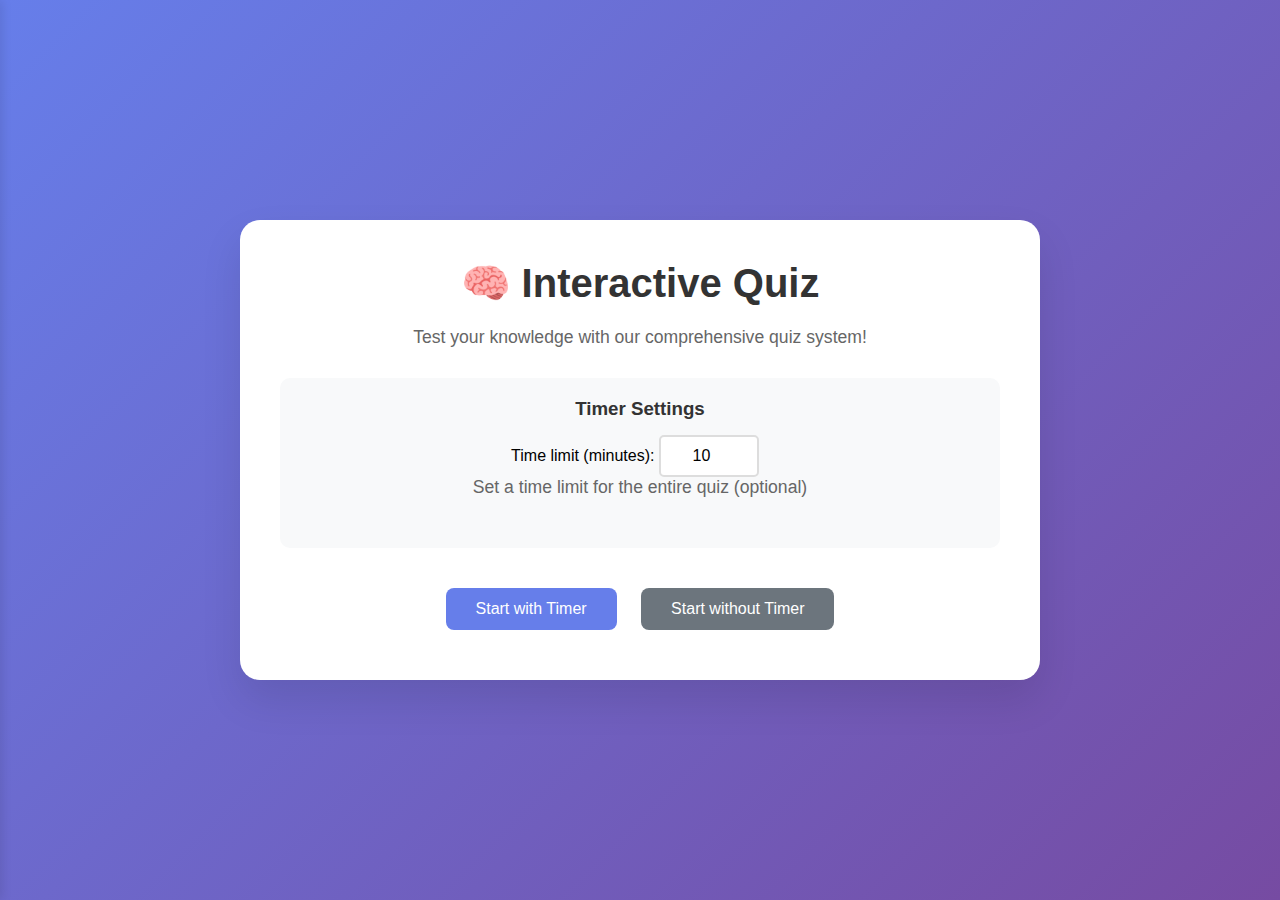
<file: index.html>
<!DOCTYPE html>
<html lang="en">
<head>
    <meta charset="UTF-8">
    <meta name="viewport" content="width=device-width, initial-scale=1.0">
    <title>Interactive Quiz App</title>
    <link rel="stylesheet" href="styles.css">
</head>
<body>
    <div class="container">
        <!-- Start Screen -->
        <div id="startScreen" class="screen active start-screen">
            <h1>🧠 Interactive Quiz</h1>
            <p>Test your knowledge with our comprehensive quiz system!</p>
            
            <div class="timer-section">
                <h3>Timer Settings</h3>
                <label for="timerInput">Time limit (minutes):</label>
                <input type="number" id="timerInput" class="timer-input" min="1" max="60" value="10">
                <p>Set a time limit for the entire quiz (optional)</p>
            </div>
            
            <button id="startWithTimer" class="btn btn-primary">Start with Timer</button>
            <button id="startWithoutTimer" class="btn btn-secondary">Start without Timer</button>
        </div>

        <!-- Question Screen -->
        <div id="questionContainer" class="screen question-container">
            <div class="question-header">
                <div id="questionCounter" class="question-counter"></div>
                <button id="toggleNav" class="nav-toggle">Show Question Navigator</button>
            </div>
            
            <div id="instructions" class="instructions"></div>
            <div id="questionText" class="question-text"></div>
            <div id="optionsContainer" class="options-container"></div>
            
            <div class="navigation-controls">
                <button id="checkAnswerBtn" class="btn btn-secondary">Check Answer</button>
                <button id="prevBtn" class="btn btn-secondary">Previous</button>
                <button id="nextBtn" class="btn btn-primary">Next</button>
            </div>
        </div>

        <!-- Results Screen -->
        <div id="resultsContainer" class="screen results-screen">
            <h2>Quiz Complete!</h2>
            <div id="finalScore" class="score-display"></div>
            <div id="resultsText" class="results-text"></div>
            
            <div class="stats-grid">
                <div class="stat-item">
                    <div id="correctCount" class="stat-value"></div>
                    <div class="stat-label">Correct</div>
                </div>
                <div class="stat-item">
                    <div id="wrongCount" class="stat-value"></div>
                    <div class="stat-label">Wrong</div>
                </div>
                <div class="stat-item">
                    <div id="timeTaken" class="stat-value"></div>
                    <div class="stat-label">Time</div>
                </div>
            </div>
            
            <button id="restartBtn" class="btn btn-primary">Take Quiz Again</button>
        </div>
    </div>

    <!-- Timer Display -->
    <div id="timerDisplay" class="timer-display">
        <div>⏱️ Time Remaining</div>
        <div id="timeRemaining" style="font-size: 1.5rem; font-weight: bold; color: #333;"></div>
    </div>

    <!-- Navigation Panel -->
    <div id="navigationPanel" class="navigation-panel">
        <div class="nav-header">Question Navigator</div>
        <div id="navGrid" class="nav-grid"></div>
    </div>

    <!-- Overlay for navigation -->
    <div id="overlay" class="overlay"></div>

    <script src="question_answers.js"></script>
    <script src="app_logic.js"></script>
    <script>
        // Initialize the quiz when the page loads
        document.addEventListener('DOMContentLoaded', () => {
            new QuizApp(quizData);
        });
    </script>
</body>
</html>
</file>
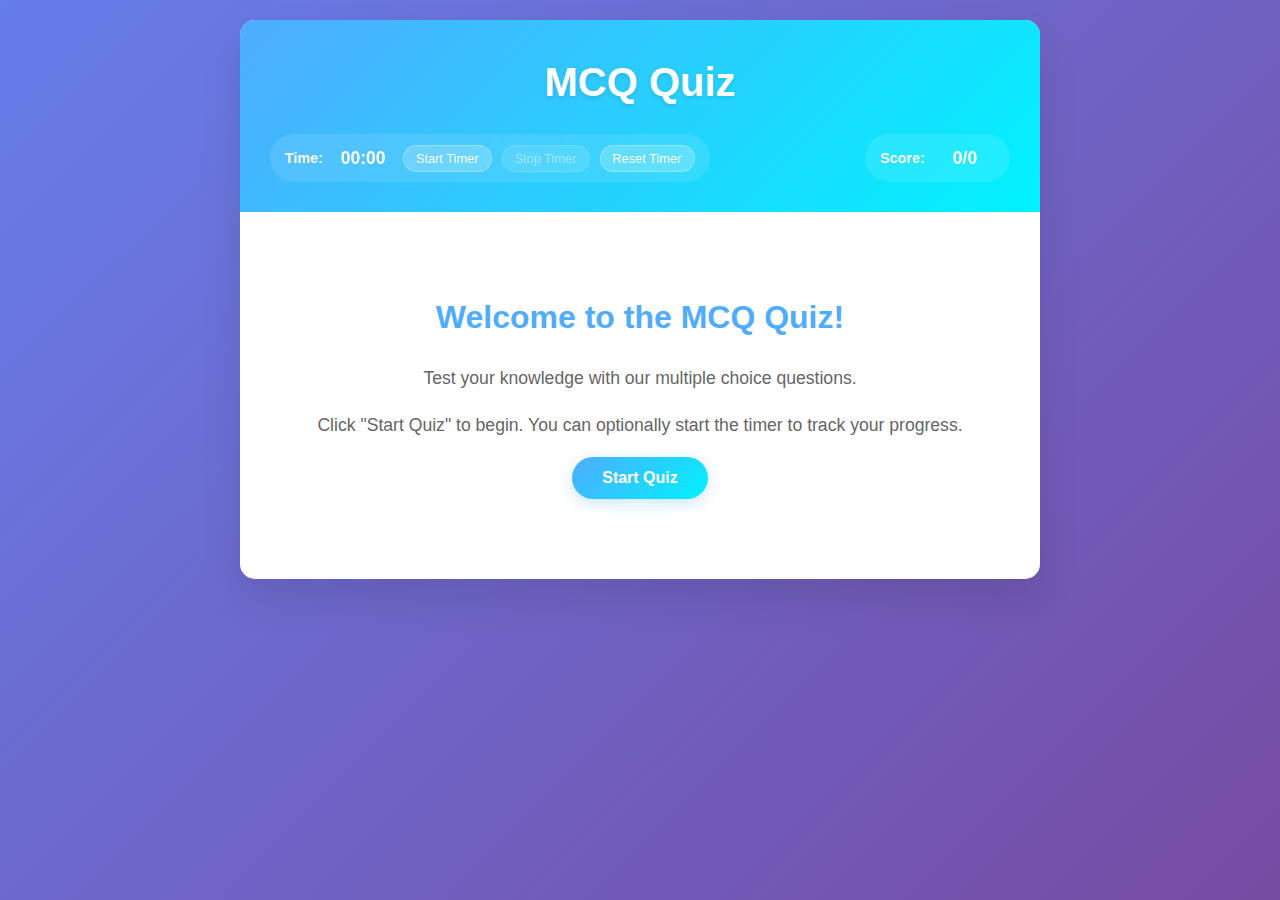
<file: mcq-quiz-refactored/mcq-quiz/index.html>
<!DOCTYPE html>
<html lang="en">
<head>
    <meta charset="UTF-8">
    <meta name="viewport" content="width=device-width, initial-scale=1.0">
    <title>MCQ Quiz</title>
    <link rel="stylesheet" href="style.css">
</head>
<body>
    <div class="container">
        <header>
            <h1>MCQ Quiz</h1>
            <div class="quiz-info">
                <div class="timer-section">
                    <span class="timer-label">Time:</span>
                    <span id="timer">00:00</span>
                    <button id="start-timer" class="timer-btn">Start Timer</button>
                    <button id="stop-timer" class="timer-btn" disabled>Stop Timer</button>
                    <button id="reset-timer" class="timer-btn">Reset Timer</button>
                </div>
                <div class="score-section">
                    <span class="score-label">Score:</span>
                    <span id="score">0/0</span>
                </div>
            </div>
        </header>

        <main class="quiz-container">
            <div id="welcome-screen" class="screen active">
                <h2>Welcome to the MCQ Quiz!</h2>
                <p>Test your knowledge with our multiple choice questions.</p>
                <p>Click "Start Quiz" to begin. You can optionally start the timer to track your progress.</p>
                <button id="start-quiz" class="btn btn-primary">Start Quiz</button>
            </div>

            <div id="quiz-screen" class="screen">
                <div class="question-header">
                    <span id="question-number">Question 1 of 10</span>
                    <span id="question-progress">Progress: 0%</span>
                </div>
                
                <div class="question-container">
                    <h3 id="question-text">Question will appear here</h3>
                    
                    <div id="options-container" class="options">
                        <div class="option" data-option="A">
                            <input type="radio" id="option-a" name="answer" value="A">
                            <label for="option-a">
                                <span class="option-letter">A</span>
                                <span class="option-text">Option A</span>
                            </label>
                        </div>
                        <div class="option" data-option="B">
                            <input type="radio" id="option-b" name="answer" value="B">
                            <label for="option-b">
                                <span class="option-letter">B</span>
                                <span class="option-text">Option B</span>
                            </label>
                        </div>
                        <div class="option" data-option="C">
                            <input type="radio" id="option-c" name="answer" value="C">
                            <label for="option-c">
                                <span class="option-letter">C</span>
                                <span class="option-text">Option C</span>
                            </label>
                        </div>
                        <div class="option" data-option="D">
                            <input type="radio" id="option-d" name="answer" value="D">
                            <label for="option-d">
                                <span class="option-letter">D</span>
                                <span class="option-text">Option D</span>
                            </label>
                        </div>
                    </div>
                </div>

                <div class="navigation">
                    <button id="prev-btn" class="btn btn-secondary" disabled>Previous</button>
                    <button id="next-btn" class="btn btn-primary">Next</button>
                    <button id="submit-quiz" class="btn btn-success" style="display: none;">Submit Quiz</button>
                </div>
            </div>

            <div id="results-screen" class="screen">
                <h2>Quiz Results</h2>
                <div class="results-summary">
                    <div class="result-item">
                        <span class="result-label">Final Score:</span>
                        <span id="final-score" class="result-value">0/0</span>
                    </div>
                    <div class="result-item">
                        <span class="result-label">Percentage:</span>
                        <span id="percentage" class="result-value">0%</span>
                    </div>
                    <div class="result-item">
                        <span class="result-label">Time Taken:</span>
                        <span id="time-taken" class="result-value">00:00</span>
                    </div>
                </div>
                
                <div class="results-details">
                    <h3>Question Review</h3>
                    <div id="question-review"></div>
                </div>

                <div class="results-actions">
                    <button id="restart-quiz" class="btn btn-primary">Restart Quiz</button>
                </div>
            </div>
        </main>
    </div>

    <script type="module" src="script.js"></script>
</body>
</html>
</file>
<file: styles.css>
* {
    margin: 0;
    padding: 0;
    box-sizing: border-box;
}

body {
    font-family: 'Segoe UI', Tahoma, Geneva, Verdana, sans-serif;
    background: linear-gradient(135deg, #667eea 0%, #764ba2 100%);
    min-height: 100vh;
    display: flex;
    justify-content: center;
    align-items: center;
    padding: 20px;
}

.container {
    max-width: 800px;
    width: 100%;
    background: white;
    border-radius: 20px;
    box-shadow: 0 20px 40px rgba(0, 0, 0, 0.1);
    overflow: hidden;
}

.screen {
    display: none;
    padding: 40px;
}

.screen.active {
    display: block;
}

.screen.hidden {
    display: none;
}

/* Start Screen */
.start-screen {
    text-align: center;
}

.start-screen h1 {
    font-size: 2.5rem;
    color: #333;
    margin-bottom: 20px;
}

.start-screen p {
    color: #666;
    font-size: 1.1rem;
    margin-bottom: 30px;
}

.timer-section {
    background: #f8f9fa;
    padding: 20px;
    border-radius: 10px;
    margin-bottom: 30px;
}

.timer-section h3 {
    color: #333;
    margin-bottom: 15px;
}

.timer-input {
    padding: 10px 15px;
    font-size: 1rem;
    border: 2px solid #ddd;
    border-radius: 5px;
    width: 100px;
    text-align: center;
    margin-right: 10px;
}

.btn {
    padding: 12px 30px;
    font-size: 1rem;
    border: none;
    border-radius: 8px;
    cursor: pointer;
    transition: all 0.3s ease;
    margin: 10px;
}

.btn-primary {
    background: #667eea;
    color: white;
}

.btn-primary:hover {
    background: #5a6fd8;
    transform: translateY(-2px);
}

.btn-secondary {
    background: #6c757d;
    color: white;
}

.btn-secondary:hover {
    background: #5a6268;
}

.btn:disabled {
    opacity: 0.6;
    cursor: not-allowed;
}

/* Timer Display */
.timer-display {
    display: none;
    position: fixed;
    top: 20px;
    right: 20px;
    background: #fff;
    padding: 15px 20px;
    border-radius: 10px;
    box-shadow: 0 5px 15px rgba(0, 0, 0, 0.1);
    z-index: 1000;
}

.timer-display.active {
    display: block;
}

.timer-display.warning {
    background: #fff3cd;
    border: 2px solid #ffc107;
}

.timer-display.danger {
    background: #f8d7da;
    border: 2px solid #dc3545;
    animation: pulse 1s infinite;
}

@keyframes pulse {
    0%, 100% { transform: scale(1); }
    50% { transform: scale(1.05); }
}

/* Question Container */
.question-container {
    position: relative;
}

.question-header {
    display: flex;
    justify-content: space-between;
    align-items: center;
    margin-bottom: 20px;
}

.question-counter {
    font-size: 1.1rem;
    color: #666;
    display: flex;
    align-items: center;
    gap: 10px;
}

.question-type {
    padding: 4px 8px;
    border-radius: 4px;
    font-size: 0.8rem;
    font-weight: bold;
}

.question-type.multiple {
    background: #fff3cd;
    color: #856404;
}

.question-type.single {
    background: #d4edda;
    color: #155724;
}

.instructions {
    padding: 10px 15px;
    border-radius: 5px;
    margin-bottom: 20px;
    font-weight: 500;
}

.question-text {
    font-size: 1.3rem;
    color: #333;
    margin-bottom: 30px;
    line-height: 1.6;
}

.options-container {
    margin-bottom: 30px;
}

.option {
    padding: 15px 20px;
    margin: 10px 0;
    background: #f8f9fa;
    border: 2px solid #e9ecef;
    border-radius: 8px;
    cursor: pointer;
    transition: all 0.3s ease;
    position: relative;
}

.option:hover {
    background: #e9ecef;
    border-color: #667eea;
}

.option.selected {
    background: #667eea;
    color: white;
    border-color: #667eea;
}

.option.correct-answer {
    background: #d4edda;
    border-color: #28a745;
    color: #155724;
    font-weight: bold;
}

.option.checkbox.selected::after {
    content: '✓';
    position: absolute;
    right: 15px;
    top: 50%;
    transform: translateY(-50%);
    font-weight: bold;
}

.navigation-controls {
    display: flex;
    justify-content: space-between;
    align-items: center;
    margin-top: 30px;
}

.nav-toggle {
    background: #28a745;
    color: white;
    border: none;
    padding: 10px 20px;
    border-radius: 5px;
    cursor: pointer;
}

.nav-toggle:hover {
    background: #218838;
}

/* Navigation Panel */
.navigation-panel {
    position: fixed;
    top: 0;
    left: -300px;
    width: 300px;
    height: 100vh;
    background: white;
    box-shadow: 2px 0 10px rgba(0, 0, 0, 0.1);
    transition: left 0.3s ease;
    z-index: 1000;
    overflow-y: auto;
}

.navigation-panel.active {
    left: 0;
}

.nav-header {
    padding: 20px;
    background: #667eea;
    color: white;
    font-weight: bold;
}

.nav-grid {
    display: grid;
    grid-template-columns: repeat(5, 1fr);
    gap: 10px;
    padding: 20px;
}

.nav-item {
    width: 40px;
    height: 40px;
    display: flex;
    align-items: center;
    justify-content: center;
    border: 2px solid #ddd;
    border-radius: 50%;
    cursor: pointer;
    transition: all 0.3s ease;
    font-weight: bold;
}

.nav-item.current {
    background: #667eea;
    color: white;
    border-color: #667eea;
}

.nav-item.answered {
    background: #28a745;
    color: white;
    border-color: #28a745;
}

.nav-item.partial {
    background: #ffc107;
    color: #333;
    border-color: #ffc107;
}

.nav-item:hover {
    transform: scale(1.1);
}

/* Results Screen */
.results-screen {
    text-align: center;
}

.results-screen h2 {
    font-size: 2rem;
    color: #333;
    margin-bottom: 20px;
}

.score-display {
    font-size: 3rem;
    font-weight: bold;
    color: #667eea;
    margin-bottom: 20px;
}

.results-text {
    font-size: 1.2rem;
    color: #666;
    margin-bottom: 30px;
}

.stats-grid {
    display: grid;
    grid-template-columns: repeat(auto-fit, minmax(150px, 1fr));
    gap: 20px;
    margin-bottom: 30px;
}

.stat-item {
    background: #f8f9fa;
    padding: 20px;
    border-radius: 10px;
    text-align: center;
}

.stat-value {
    font-size: 2rem;
    font-weight: bold;
    color: #333;
}

.stat-label {
    color: #666;
    margin-top: 5px;
}

.overlay {
    position: fixed;
    top: 0;
    left: 0;
    right: 0;
    bottom: 0;
    background: rgba(0, 0, 0, 0.5);
    z-index: 999;
    display: none;
}

.overlay.active {
    display: block;
}

@media (max-width: 768px) {
    .container {
        margin: 10px;
    }

    .screen {
        padding: 20px;
    }

    .nav-grid {
        grid-template-columns: repeat(4, 1fr);
    }

    .stats-grid {
        grid-template-columns: 1fr;
    }
}
</file>
<file: mcq-quiz-refactored/mcq-quiz/style.css>
/* Reset and base styles */
* {
    margin: 0;
    padding: 0;
    box-sizing: border-box;
}

body {
    font-family: 'Segoe UI', Tahoma, Geneva, Verdana, sans-serif;
    line-height: 1.6;
    color: #333;
    background: linear-gradient(135deg, #667eea 0%, #764ba2 100%);
    min-height: 100vh;
    padding: 20px;
}

.container {
    max-width: 800px;
    margin: 0 auto;
    background: white;
    border-radius: 15px;
    box-shadow: 0 20px 40px rgba(0, 0, 0, 0.1);
    overflow: hidden;
    animation: slideUp 0.6s ease-out;
}

@keyframes slideUp {
    from {
        opacity: 0;
        transform: translateY(30px);
    }
    to {
        opacity: 1;
        transform: translateY(0);
    }
}

/* Header styles */
header {
    background: linear-gradient(135deg, #4facfe 0%, #00f2fe 100%);
    color: white;
    padding: 30px;
    text-align: center;
}

header h1 {
    font-size: 2.5rem;
    margin-bottom: 20px;
    font-weight: 700;
    text-shadow: 0 2px 4px rgba(0, 0, 0, 0.1);
}

.quiz-info {
    display: flex;
    justify-content: space-between;
    align-items: center;
    flex-wrap: wrap;
    gap: 20px;
}

.timer-section, .score-section {
    display: flex;
    align-items: center;
    gap: 10px;
    background: rgba(255, 255, 255, 0.1);
    padding: 10px 15px;
    border-radius: 25px;
    backdrop-filter: blur(10px);
}

.timer-label, .score-label {
    font-weight: 600;
    font-size: 0.9rem;
}

#timer, #score {
    font-weight: 700;
    font-size: 1.1rem;
    min-width: 60px;
}

.timer-btn {
    background: rgba(255, 255, 255, 0.2);
    border: 1px solid rgba(255, 255, 255, 0.3);
    color: white;
    padding: 5px 12px;
    border-radius: 15px;
    cursor: pointer;
    font-size: 0.8rem;
    transition: all 0.3s ease;
}

.timer-btn:hover:not(:disabled) {
    background: rgba(255, 255, 255, 0.3);
    transform: translateY(-1px);
}

.timer-btn:disabled {
    opacity: 0.5;
    cursor: not-allowed;
}

/* Main quiz container */
.quiz-container {
    padding: 40px;
}

.screen {
    display: none;
    animation: fadeIn 0.5s ease-in;
}

.screen.active {
    display: block;
}

@keyframes fadeIn {
    from { opacity: 0; }
    to { opacity: 1; }
}

/* Welcome screen */
#welcome-screen {
    text-align: center;
    padding: 40px 20px;
}

#welcome-screen h2 {
    font-size: 2rem;
    margin-bottom: 20px;
    color: #4facfe;
}

#welcome-screen p {
    font-size: 1.1rem;
    margin-bottom: 15px;
    color: #666;
    line-height: 1.8;
}

/* Quiz screen */
.question-header {
    display: flex;
    justify-content: space-between;
    align-items: center;
    margin-bottom: 30px;
    padding: 15px 20px;
    background: #f8f9fa;
    border-radius: 10px;
    border-left: 4px solid #4facfe;
}

#question-number {
    font-weight: 600;
    color: #4facfe;
}

#question-progress {
    font-size: 0.9rem;
    color: #666;
}

.question-container {
    margin-bottom: 40px;
}

#question-text {
    font-size: 1.3rem;
    margin-bottom: 30px;
    color: #333;
    line-height: 1.6;
    font-weight: 500;
}

.options {
    display: flex;
    flex-direction: column;
    gap: 15px;
}

.option {
    position: relative;
    transition: all 0.3s ease;
}

.option input[type="radio"] {
    position: absolute;
    opacity: 0;
    cursor: pointer;
}

.option label {
    display: flex;
    align-items: center;
    padding: 20px;
    background: #f8f9fa;
    border: 2px solid #e9ecef;
    border-radius: 12px;
    cursor: pointer;
    transition: all 0.3s ease;
    position: relative;
    overflow: hidden;
}

.option label::before {
    content: '';
    position: absolute;
    top: 0;
    left: -100%;
    width: 100%;
    height: 100%;
    background: linear-gradient(90deg, transparent, rgba(79, 172, 254, 0.1), transparent);
    transition: left 0.5s ease;
}

.option:hover label::before {
    left: 100%;
}

.option:hover label {
    border-color: #4facfe;
    transform: translateY(-2px);
    box-shadow: 0 8px 25px rgba(79, 172, 254, 0.15);
}

.option input[type="radio"]:checked + label {
    background: linear-gradient(135deg, #4facfe 0%, #00f2fe 100%);
    color: white;
    border-color: #4facfe;
    transform: translateY(-2px);
    box-shadow: 0 8px 25px rgba(79, 172, 254, 0.3);
}

.option-letter {
    display: flex;
    align-items: center;
    justify-content: center;
    width: 35px;
    height: 35px;
    background: #4facfe;
    color: white;
    border-radius: 50%;
    font-weight: 700;
    margin-right: 15px;
    transition: all 0.3s ease;
}

.option input[type="radio"]:checked + label .option-letter {
    background: white;
    color: #4facfe;
}

.option-text {
    flex: 1;
    font-size: 1rem;
    line-height: 1.5;
}

/* Navigation */
.navigation {
    display: flex;
    justify-content: space-between;
    align-items: center;
    margin-top: 40px;
    gap: 15px;
}

/* Buttons */
.btn {
    padding: 12px 30px;
    border: none;
    border-radius: 25px;
    font-size: 1rem;
    font-weight: 600;
    cursor: pointer;
    transition: all 0.3s ease;
    text-decoration: none;
    display: inline-block;
    position: relative;
    overflow: hidden;
}

.btn::before {
    content: '';
    position: absolute;
    top: 50%;
    left: 50%;
    width: 0;
    height: 0;
    background: rgba(255, 255, 255, 0.2);
    border-radius: 50%;
    transform: translate(-50%, -50%);
    transition: width 0.6s ease, height 0.6s ease;
}

.btn:hover::before {
    width: 300px;
    height: 300px;
}

.btn-primary {
    background: linear-gradient(135deg, #4facfe 0%, #00f2fe 100%);
    color: white;
    box-shadow: 0 4px 15px rgba(79, 172, 254, 0.3);
}

.btn-primary:hover {
    transform: translateY(-2px);
    box-shadow: 0 8px 25px rgba(79, 172, 254, 0.4);
}

.btn-secondary {
    background: #6c757d;
    color: white;
    box-shadow: 0 4px 15px rgba(108, 117, 125, 0.3);
}

.btn-secondary:hover:not(:disabled) {
    background: #5a6268;
    transform: translateY(-2px);
    box-shadow: 0 8px 25px rgba(108, 117, 125, 0.4);
}

.btn-success {
    background: linear-gradient(135deg, #28a745 0%, #20c997 100%);
    color: white;
    box-shadow: 0 4px 15px rgba(40, 167, 69, 0.3);
}

.btn-success:hover {
    transform: translateY(-2px);
    box-shadow: 0 8px 25px rgba(40, 167, 69, 0.4);
}

.btn:disabled {
    opacity: 0.5;
    cursor: not-allowed;
    transform: none !important;
}

/* Results screen */
#results-screen h2 {
    text-align: center;
    font-size: 2rem;
    margin-bottom: 30px;
    color: #4facfe;
}

.results-summary {
    background: #f8f9fa;
    padding: 30px;
    border-radius: 15px;
    margin-bottom: 30px;
    border-left: 4px solid #28a745;
}

.result-item {
    display: flex;
    justify-content: space-between;
    align-items: center;
    margin-bottom: 15px;
    padding: 10px 0;
    border-bottom: 1px solid #e9ecef;
}

.result-item:last-child {
    border-bottom: none;
    margin-bottom: 0;
}

.result-label {
    font-weight: 600;
    color: #333;
}

.result-value {
    font-weight: 700;
    font-size: 1.1rem;
    color: #4facfe;
}

.results-details {
    margin-bottom: 30px;
}

.results-details h3 {
    margin-bottom: 20px;
    color: #333;
    border-bottom: 2px solid #4facfe;
    padding-bottom: 10px;
}

.question-review-item {
    background: #f8f9fa;
    padding: 20px;
    border-radius: 10px;
    margin-bottom: 15px;
    border-left: 4px solid #dc3545;
}

.question-review-item.correct {
    border-left-color: #28a745;
}

.review-question {
    font-weight: 600;
    margin-bottom: 10px;
    color: #333;
}

.review-answer {
    font-size: 0.9rem;
    color: #666;
}

.review-answer.correct {
    color: #28a745;
}

.review-answer.incorrect {
    color: #dc3545;
}

.results-actions {
    text-align: center;
}

/* Responsive design */
@media (max-width: 768px) {
    body {
        padding: 10px;
    }
    
    .container {
        border-radius: 10px;
    }
    
    header {
        padding: 20px;
    }
    
    header h1 {
        font-size: 2rem;
    }
    
    .quiz-info {
        flex-direction: column;
        gap: 15px;
    }
    
    .timer-section, .score-section {
        width: 100%;
        justify-content: center;
    }
    
    .quiz-container {
        padding: 20px;
    }
    
    .question-header {
        flex-direction: column;
        gap: 10px;
        text-align: center;
    }
    
    #question-text {
        font-size: 1.1rem;
    }
    
    .option label {
        padding: 15px;
    }
    
    .navigation {
        flex-direction: column;
        gap: 10px;
    }
    
    .btn {
        width: 100%;
        padding: 15px;
    }
    
    .result-item {
        flex-direction: column;
        gap: 5px;
        text-align: center;
    }
}

@media (max-width: 480px) {
    header h1 {
        font-size: 1.5rem;
    }
    
    .quiz-container {
        padding: 15px;
    }
    
    #question-text {
        font-size: 1rem;
    }
    
    .option-letter {
        width: 30px;
        height: 30px;
        font-size: 0.9rem;
    }
    
    .option-text {
        font-size: 0.9rem;
    }
}
</file>
